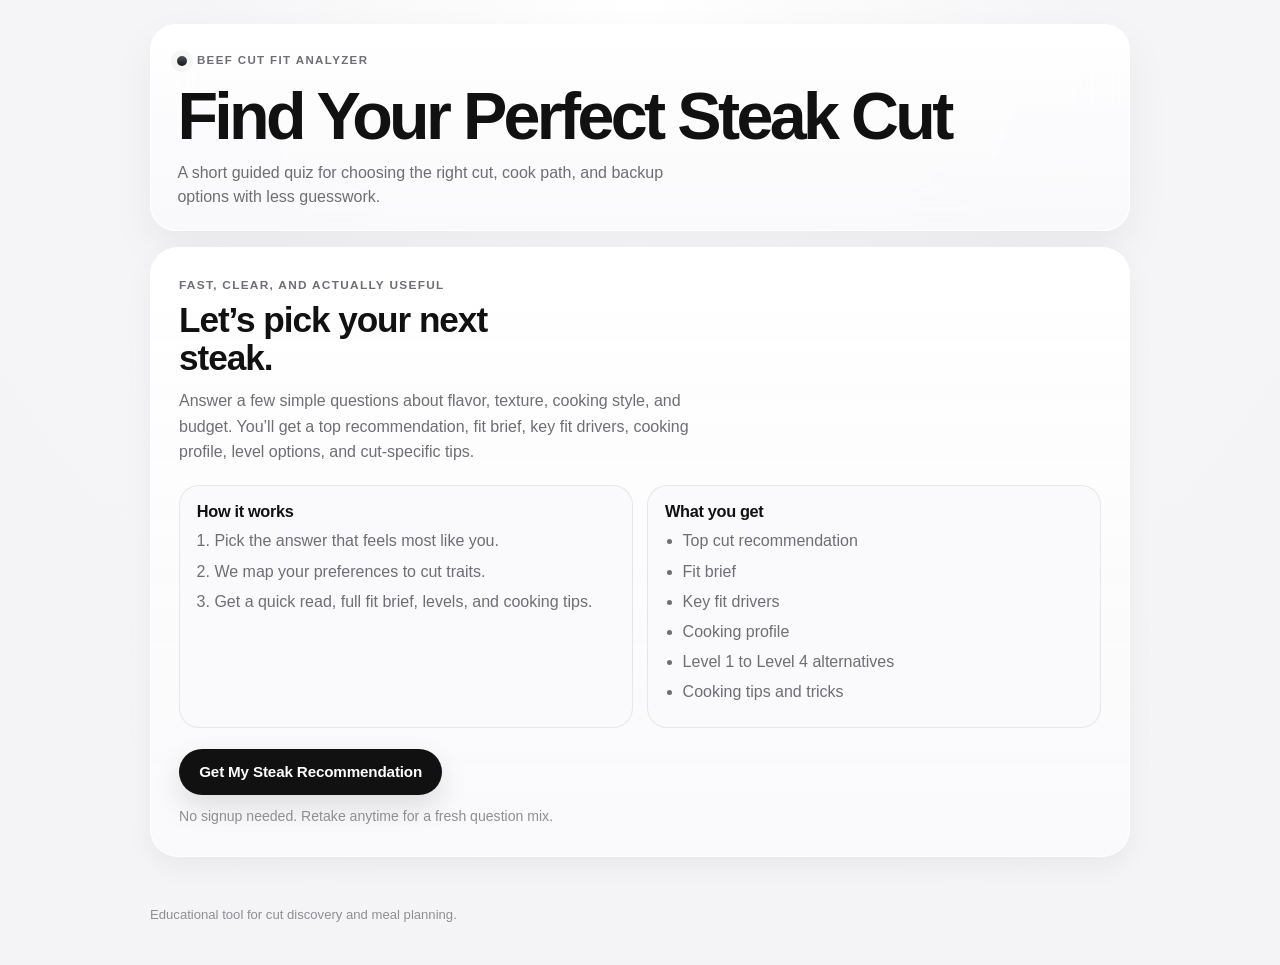
<file: index.html>
<!DOCTYPE html>
<html lang="en">
  <head>
    <meta charset="UTF-8" />
    <meta name="viewport" content="width=device-width, initial-scale=1.0" />
    <title>Beef Cut Fit Analyzer</title>
    <link rel="preconnect" href="https://fonts.googleapis.com" />
    <link rel="preconnect" href="https://fonts.gstatic.com" crossorigin />
    <link
      href="https://fonts.googleapis.com/css2?family=Montserrat:wght@500;600;700;800;900&family=Nunito+Sans:wght@400;600;700;800&display=swap"
      rel="stylesheet"
    />
    <link rel="stylesheet" href="styles.css" />
  </head>
  <body>
    <div class="grain" aria-hidden="true"></div>
    <header class="hero">
      <div class="hero-mark-row">
        <span class="hero-mark" aria-hidden="true"></span>
        <p class="kicker">Beef Cut Fit Analyzer</p>
      </div>
      <h1>Find Your Perfect Steak Cut</h1>
      <p class="hero-subtitle">
        A short guided quiz for choosing the right cut, cook path, and backup
        options with less guesswork.
      </p>
    </header>

    <main class="layout">
      <section class="panel intro" id="introPanel">
        <div class="intro-top">
          <div>
            <p class="intro-eyebrow">Fast, clear, and actually useful</p>
            <h2>Let&rsquo;s pick your next steak.</h2>
            <p class="intro-lede">
              Answer a few simple questions about flavor, texture, cooking
              style, and budget. You&rsquo;ll get a top recommendation, fit brief,
              key fit drivers, cooking profile, level options, and cut-specific
              tips.
            </p>
          </div>
        </div>

        <div class="intro-columns">
          <article class="intro-card">
            <h3>How it works</h3>
            <ol class="intro-steps">
              <li>Pick the answer that feels most like you.</li>
              <li>We map your preferences to cut traits.</li>
              <li>Get a quick read, full fit brief, levels, and cooking tips.</li>
            </ol>
          </article>
          <article class="intro-card">
            <h3>What you get</h3>
            <ul class="intro-list">
              <li>Top cut recommendation</li>
              <li>Fit brief</li>
              <li>Key fit drivers</li>
              <li>Cooking profile</li>
              <li>Level 1 to Level 4 alternatives</li>
              <li>Cooking tips and tricks</li>
            </ul>
          </article>
        </div>

        <button id="startBtn" class="btn-primary btn-intro">Get My Steak Recommendation</button>
        <p class="intro-footnote">
          No signup needed. Retake anytime for a fresh question mix.
        </p>
      </section>

      <section class="panel quiz hidden" id="quizPanel">
        <div class="progress-wrap">
          <div class="progress-meta">
            <span id="progressLabel">Question 1 of 22</span>
            <span id="answeredLabel">0 answered</span>
          </div>
          <div class="progress-bar">
            <span id="progressFill"></span>
          </div>
        </div>

        <article class="question-shell">
          <p id="questionType" class="question-type"></p>
          <h2 id="questionPrompt"></h2>
          <p id="questionDetail" class="question-detail"></p>
          <div id="optionsWrap" class="options-wrap"></div>
          <p id="warningText" class="warning-text hidden" role="alert">
            Select an option to continue.
          </p>
        </article>

        <div class="controls">
          <button id="backBtn" class="btn-muted">Back</button>
          <button id="nextBtn" class="btn-primary">Next</button>
        </div>
      </section>

      <section class="panel result hidden" id="resultPanel">
        <div class="result-header">
          <p class="kicker">Top Recommendation</p>
          <h2 id="primaryCutName"></h2>
          <p id="primaryCutTagline" class="result-tagline"></p>
          <div class="quick-read">
            <h3>Quick Read</h3>
            <p id="quickReadNarrative" class="quick-read-text"></p>
          </div>
          <div class="executive-brief">
            <h3>Fit Brief</h3>
            <p id="executiveSynopsis" class="executive-synopsis"></p>
            <ul id="executiveHighlights" class="clean-list executive-highlights"></ul>
            <h4 class="brief-subhead">Key Fit Drivers</h4>
            <ul id="fitNotesList" class="clean-list fit-notes"></ul>
          </div>
        </div>

        <div class="result-grid">
          <article class="result-card full-width">
            <h3>Cooking Profile</h3>
            <ul id="cookingList" class="clean-list"></ul>
          </article>
          <article class="result-card full-width">
            <h3>Cooking Tips &amp; Tricks</h3>
            <p id="tipsCutLabel" class="tips-cut-label"></p>
            <div id="tipsColumns" class="tips-columns"></div>
          </article>
          <article class="result-card full-width">
            <h3>Recommendation Levels</h3>
            <div class="tier-grid">
              <section class="tier-column">
                <h4 id="tier1Title">Level 1: Primary Recommendation</h4>
                <ul id="tier1List" class="clean-list"></ul>
              </section>
              <section class="tier-column">
                <h4 id="tier2Title">Level 2: Strong Alternatives</h4>
                <ul id="tier2List" class="clean-list"></ul>
              </section>
              <section class="tier-column">
                <h4 id="tier3Title">Level 3: Specialty Upgrades</h4>
                <ul id="tier3List" class="clean-list"></ul>
              </section>
              <section class="tier-column">
                <h4 id="tier4Title">Level 4: Explorer / Exotic Cuts</h4>
                <ul id="tier4List" class="clean-list"></ul>
              </section>
            </div>
          </article>
        </div>

        <button id="restartBtn" class="btn-primary">Retake Assessment</button>
      </section>
    </main>

    <footer class="footer">Educational tool for cut discovery and meal planning.</footer>

    <script src="app.js"></script>
  </body>
</html>
</file>
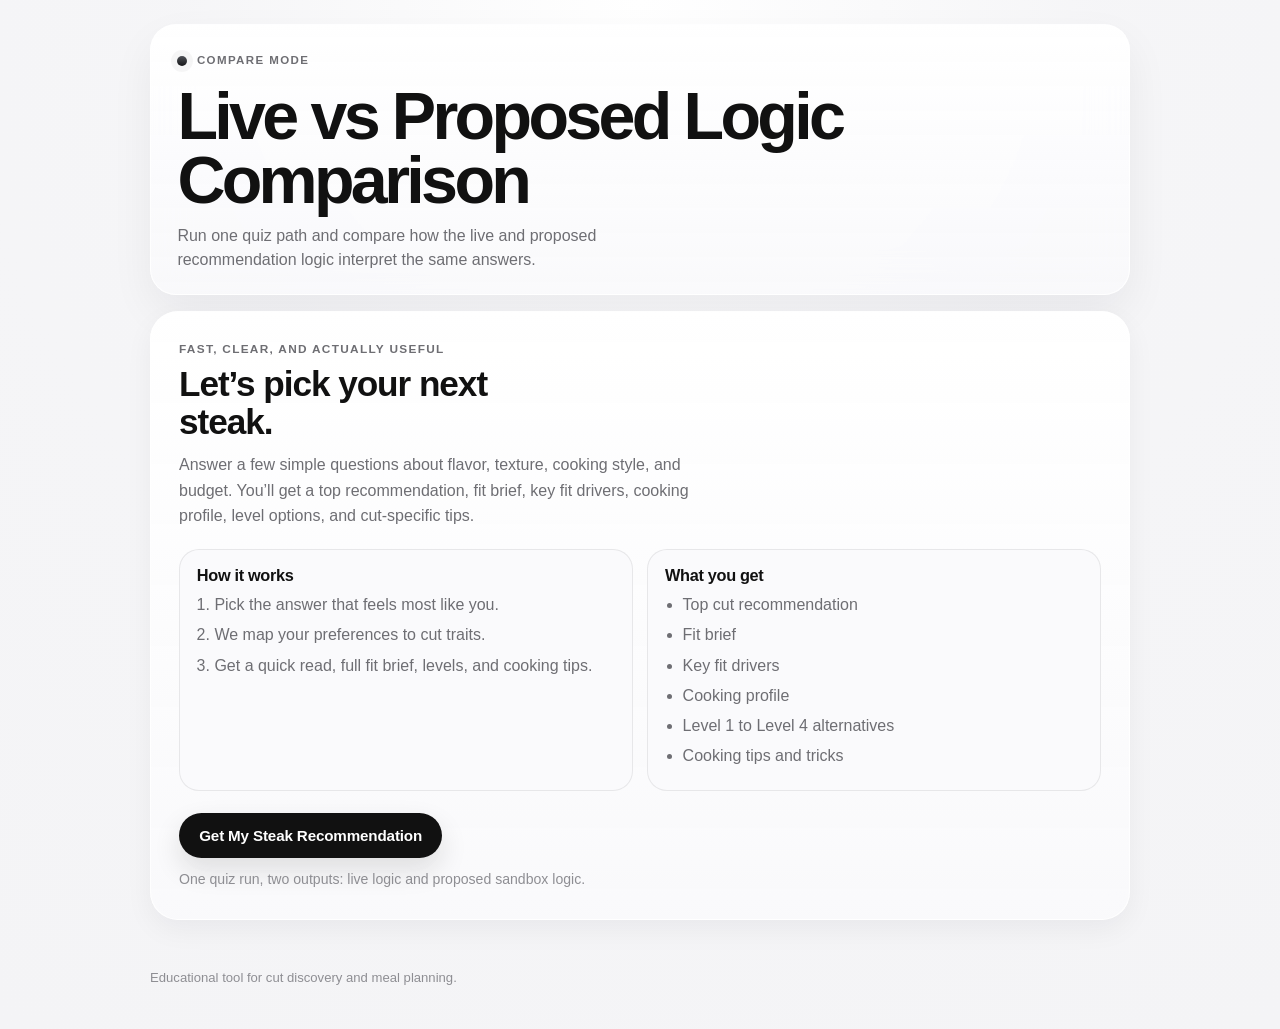
<file: compare.html>
<!DOCTYPE html>
<html lang="en">
  <head>
    <meta charset="UTF-8" />
    <meta name="viewport" content="width=device-width, initial-scale=1.0" />
    <title>Beef Cut Fit Analyzer (Compare Mode)</title>
    <link rel="preconnect" href="https://fonts.googleapis.com" />
    <link rel="preconnect" href="https://fonts.gstatic.com" crossorigin />
    <link
      href="https://fonts.googleapis.com/css2?family=Montserrat:wght@500;600;700;800;900&family=Nunito+Sans:wght@400;600;700;800&display=swap"
      rel="stylesheet"
    />
    <link rel="stylesheet" href="styles.css" />
  </head>
  <body>
    <div class="grain" aria-hidden="true"></div>
    <header class="hero">
      <div class="hero-mark-row">
        <span class="hero-mark" aria-hidden="true"></span>
        <p class="kicker">Compare Mode</p>
      </div>
      <h1>Live vs Proposed Logic Comparison</h1>
      <p class="hero-subtitle">
        Run one quiz path and compare how the live and proposed recommendation
        logic interpret the same answers.
      </p>
    </header>

    <main class="layout">
      <section class="panel intro" id="introPanel">
        <div class="intro-top">
          <div>
            <p class="intro-eyebrow">Fast, clear, and actually useful</p>
            <h2>Let&rsquo;s pick your next steak.</h2>
            <p class="intro-lede">
              Answer a few simple questions about flavor, texture, cooking
              style, and budget. You&rsquo;ll get a top recommendation, fit brief,
              key fit drivers, cooking profile, level options, and cut-specific
              tips.
            </p>
          </div>
        </div>

        <div class="intro-columns">
          <article class="intro-card">
            <h3>How it works</h3>
            <ol class="intro-steps">
              <li>Pick the answer that feels most like you.</li>
              <li>We map your preferences to cut traits.</li>
              <li>Get a quick read, full fit brief, levels, and cooking tips.</li>
            </ol>
          </article>
          <article class="intro-card">
            <h3>What you get</h3>
            <ul class="intro-list">
              <li>Top cut recommendation</li>
              <li>Fit brief</li>
              <li>Key fit drivers</li>
              <li>Cooking profile</li>
              <li>Level 1 to Level 4 alternatives</li>
              <li>Cooking tips and tricks</li>
            </ul>
          </article>
        </div>

        <button id="startBtn" class="btn-primary btn-intro">Get My Steak Recommendation</button>
        <p class="intro-footnote">
          One quiz run, two outputs: live logic and proposed sandbox logic.
        </p>
      </section>

      <section class="panel quiz hidden" id="quizPanel">
        <div class="progress-wrap">
          <div class="progress-meta">
            <span id="progressLabel">Question 1 of 22</span>
            <span id="answeredLabel">0 answered</span>
          </div>
          <div class="progress-bar">
            <span id="progressFill"></span>
          </div>
        </div>

        <article class="question-shell">
          <p id="questionType" class="question-type"></p>
          <h2 id="questionPrompt"></h2>
          <p id="questionDetail" class="question-detail"></p>
          <div id="optionsWrap" class="options-wrap"></div>
          <p id="warningText" class="warning-text hidden" role="alert">
            Select an option to continue.
          </p>
        </article>

        <div class="controls">
          <button id="backBtn" class="btn-muted">Back</button>
          <button id="nextBtn" class="btn-primary">Next</button>
        </div>
      </section>

      <section class="panel result hidden" id="resultPanel">
        <div class="result-header">
          <p class="kicker">Top Recommendation</p>
          <h2 id="primaryCutName"></h2>
          <p id="primaryCutTagline" class="result-tagline"></p>
          <div class="quick-read">
            <h3>Quick Read</h3>
            <p id="quickReadNarrative" class="quick-read-text"></p>
          </div>
          <div class="executive-brief">
            <h3>Fit Brief</h3>
            <p id="executiveSynopsis" class="executive-synopsis"></p>
            <ul id="executiveHighlights" class="clean-list executive-highlights"></ul>
            <h4 class="brief-subhead">Key Fit Drivers</h4>
            <ul id="fitNotesList" class="clean-list fit-notes"></ul>
          </div>
        </div>

        <div class="result-grid">
          <article class="result-card full-width">
            <h3>Cooking Profile</h3>
            <ul id="cookingList" class="clean-list"></ul>
          </article>
          <article class="result-card full-width">
            <h3>Cooking Tips &amp; Tricks</h3>
            <p id="tipsCutLabel" class="tips-cut-label"></p>
            <div id="tipsColumns" class="tips-columns"></div>
          </article>
          <article class="result-card full-width">
            <h3>Recommendation Levels</h3>
            <div class="tier-grid">
              <section class="tier-column">
                <h4 id="tier1Title">Level 1: Primary Recommendation</h4>
                <ul id="tier1List" class="clean-list"></ul>
              </section>
              <section class="tier-column">
                <h4 id="tier2Title">Level 2: Strong Alternatives</h4>
                <ul id="tier2List" class="clean-list"></ul>
              </section>
              <section class="tier-column">
                <h4 id="tier3Title">Level 3: Specialty Upgrades</h4>
                <ul id="tier3List" class="clean-list"></ul>
              </section>
              <section class="tier-column">
                <h4 id="tier4Title">Level 4: Explorer / Exotic Cuts</h4>
                <ul id="tier4List" class="clean-list"></ul>
              </section>
            </div>
          </article>
          <article class="result-card full-width compare-panel">
            <h3>Live vs Proposed Comparison</h3>
            <p id="compareSummary" class="compare-summary"></p>
            <div class="compare-grid">
              <section>
                <h4 id="compareLiveTopCut">Live Top Cut</h4>
                <ul id="compareLiveTopList" class="clean-list compare-list"></ul>
              </section>
              <section>
                <h4 id="compareSandboxTopCut">Proposed Top Cut</h4>
                <ul id="compareSandboxTopList" class="clean-list compare-list"></ul>
              </section>
            </div>
            <h4>Largest Rank Deltas</h4>
            <ul id="compareDeltaList" class="clean-list compare-list"></ul>
          </article>
        </div>

        <button id="restartBtn" class="btn-primary">Retake Assessment</button>
      </section>
    </main>

    <footer class="footer">Educational tool for cut discovery and meal planning.</footer>

    <script src="proposed_priority_matrix.js"></script>
    <script src="compare_app.js"></script>
  </body>
</html>
</file>
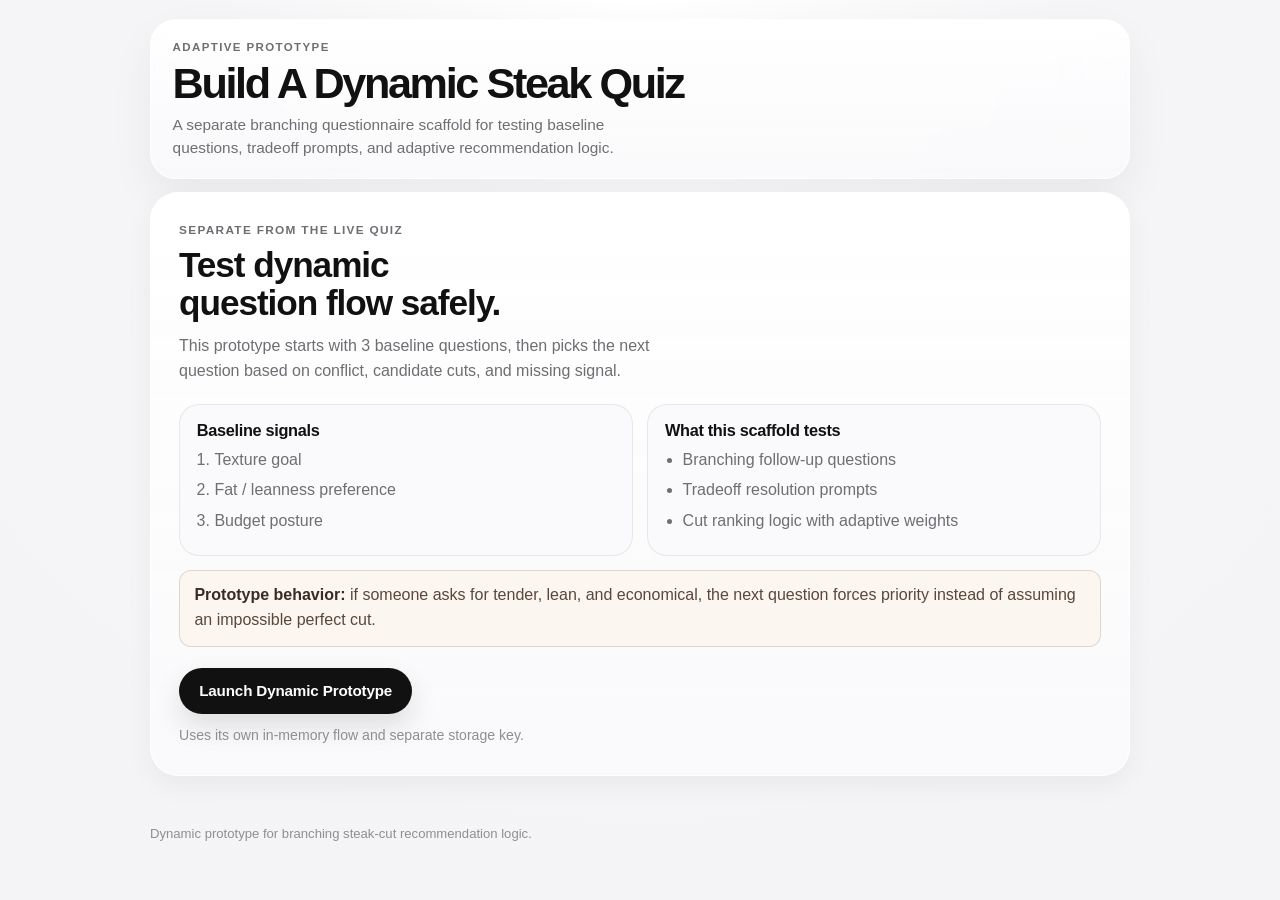
<file: dynamic_quiz.html>
<!DOCTYPE html>
<html lang="en">
  <head>
    <meta charset="UTF-8" />
    <meta name="viewport" content="width=device-width, initial-scale=1.0" />
    <title>Beef Cut Fit Analyzer (Dynamic Prototype)</title>
    <link rel="preconnect" href="https://fonts.googleapis.com" />
    <link rel="preconnect" href="https://fonts.gstatic.com" crossorigin />
    <link
      href="https://fonts.googleapis.com/css2?family=Montserrat:wght@500;600;700;800;900&family=Nunito+Sans:wght@400;600;700;800&display=swap"
      rel="stylesheet"
    />
    <link rel="stylesheet" href="styles.css" />
    <style>
      .hero.hero-compact {
        margin-top: 1.2rem;
        margin-bottom: 0.8rem;
        padding: 1.2rem 1.35rem;
      }

      .hero.hero-compact h1 {
        font-size: clamp(1.65rem, 4.2vw, 2.7rem);
        line-height: 0.98;
        margin-top: 0.28rem;
      }

      .hero.hero-compact .subtitle {
        margin-top: 0.55rem;
        max-width: 56ch;
        font-size: 0.96rem;
      }

      .intro-callout {
        margin-top: 0.85rem;
        padding: 0.8rem 0.9rem;
        border-radius: 12px;
        border: 1px solid rgba(95, 64, 54, 0.18);
        background: #fbf7f0;
        color: #5a463d;
      }

      .intro-callout strong {
        color: #3b2b25;
      }

      .answer-path {
        display: grid;
        gap: 0.7rem;
      }

      .answer-path-item {
        padding: 0.85rem 0.9rem;
        border-radius: 12px;
        background: #f7f1e8;
        border: 1px solid rgba(95, 64, 54, 0.16);
      }

      .answer-path-item h4 {
        margin-bottom: 0.25rem;
      }

      .answer-path-item p {
        margin: 0;
        color: #5e493f;
      }

      .chip-row {
        display: flex;
        flex-wrap: wrap;
        gap: 0.45rem;
        margin-top: 0.75rem;
      }

      .answer-chip {
        display: inline-flex;
        align-items: center;
        border-radius: 999px;
        padding: 0.35rem 0.7rem;
        background: rgba(140, 31, 45, 0.08);
        color: #6f2932;
        border: 1px solid rgba(140, 31, 45, 0.18);
        font-size: 0.9rem;
        font-weight: 700;
      }
    </style>
  </head>
  <body>
    <div class="grain" aria-hidden="true"></div>
    <header class="hero hero-compact">
      <p class="kicker">Adaptive Prototype</p>
      <h1>Build A Dynamic Steak Quiz</h1>
      <p class="subtitle">
        A separate branching questionnaire scaffold for testing baseline
        questions, tradeoff prompts, and adaptive recommendation logic.
      </p>
    </header>

    <main class="layout">
      <section class="panel intro" id="introPanel">
        <div class="intro-top">
          <div>
            <p class="intro-eyebrow">Separate from the live quiz</p>
            <h2>Test dynamic question flow safely.</h2>
            <p class="intro-lede">
              This prototype starts with 3 baseline questions, then picks the
              next question based on conflict, candidate cuts, and missing
              signal.
            </p>
          </div>
        </div>

        <div class="intro-columns">
          <article class="intro-card">
            <h3>Baseline signals</h3>
            <ol class="intro-steps">
              <li>Texture goal</li>
              <li>Fat / leanness preference</li>
              <li>Budget posture</li>
            </ol>
          </article>
          <article class="intro-card">
            <h3>What this scaffold tests</h3>
            <ul class="intro-list">
              <li>Branching follow-up questions</li>
              <li>Tradeoff resolution prompts</li>
              <li>Cut ranking logic with adaptive weights</li>
            </ul>
          </article>
        </div>

        <div class="intro-callout">
          <strong>Prototype behavior:</strong> if someone asks for tender, lean,
          and economical, the next question forces priority instead of assuming
          an impossible perfect cut.
        </div>

        <button id="startBtn" class="btn-primary btn-intro">
          Launch Dynamic Prototype
        </button>
        <p class="intro-footnote">
          Uses its own in-memory flow and separate storage key.
        </p>
      </section>

      <section class="panel quiz hidden" id="quizPanel">
        <div class="progress-wrap">
          <div class="progress-meta">
            <span id="progressLabel">Question 1 of 3</span>
            <span id="answeredLabel">0 answered</span>
          </div>
          <div class="progress-bar">
            <span id="progressFill"></span>
          </div>
        </div>

        <article class="question-shell">
          <p id="questionType" class="question-type"></p>
          <h2 id="questionPrompt"></h2>
          <p id="questionDetail" class="question-detail"></p>
          <div id="optionsWrap" class="options-wrap"></div>
          <p id="warningText" class="warning-text hidden" role="alert">
            Select an option to continue.
          </p>
        </article>

        <div class="controls">
          <button id="backBtn" class="btn-muted">Back</button>
        </div>
      </section>

      <section class="panel result hidden" id="resultPanel">
        <div class="result-header">
          <p class="kicker">Prototype Recommendation</p>
          <h2 id="primaryCutName"></h2>
          <p id="primaryCutTagline" class="result-tagline"></p>
          <div class="quick-read">
            <h3>Quick Read</h3>
            <p id="quickReadNarrative" class="quick-read-text"></p>
          </div>
          <div class="chip-row" id="signalChips"></div>
        </div>

        <div class="result-grid">
          <article class="result-card">
            <h3>Why This Fit</h3>
            <ul id="fitReasonsList" class="clean-list"></ul>
          </article>
          <article class="result-card">
            <h3>Primary Tradeoff</h3>
            <p id="tradeoffSummary" class="result-tagline"></p>
          </article>
          <article class="result-card full-width">
            <h3>Cooking Profile</h3>
            <ul id="cookingList" class="clean-list kv-list"></ul>
          </article>
          <article class="result-card full-width">
            <h3>Cooking Tips &amp; Tricks</h3>
            <p id="tipsCutLabel" class="tips-cut-label"></p>
            <div id="tipsColumns" class="tips-columns"></div>
          </article>
          <article class="result-card full-width">
            <h3>Recommendation Levels</h3>
            <div class="tier-grid">
              <section class="tier-column">
                <h4 id="tier1Title">Level 1: Primary Recommendation</h4>
                <ul id="tier1List" class="clean-list"></ul>
              </section>
              <section class="tier-column">
                <h4 id="tier2Title">Level 2: Same-Lane Upgrades</h4>
                <ul id="tier2List" class="clean-list"></ul>
              </section>
              <section class="tier-column">
                <h4 id="tier3Title">Level 3: Premium / Specialty</h4>
                <ul id="tier3List" class="clean-list"></ul>
              </section>
              <section class="tier-column">
                <h4 id="tier4Title">Level 4: BBQ / Explorer</h4>
                <ul id="tier4List" class="clean-list"></ul>
              </section>
            </div>
          </article>
          <article class="result-card full-width">
            <h3>Question Path</h3>
            <div id="answerPath" class="answer-path"></div>
          </article>
        </div>

        <div class="controls">
          <button id="editBtn" class="btn-muted">Adjust Last Answer</button>
          <button id="restartBtn" class="btn-primary">Restart Prototype</button>
        </div>
      </section>
    </main>

    <footer class="footer">
      Dynamic prototype for branching steak-cut recommendation logic.
    </footer>

    <script src="dynamic_quiz.js"></script>
  </body>
</html>
</file>
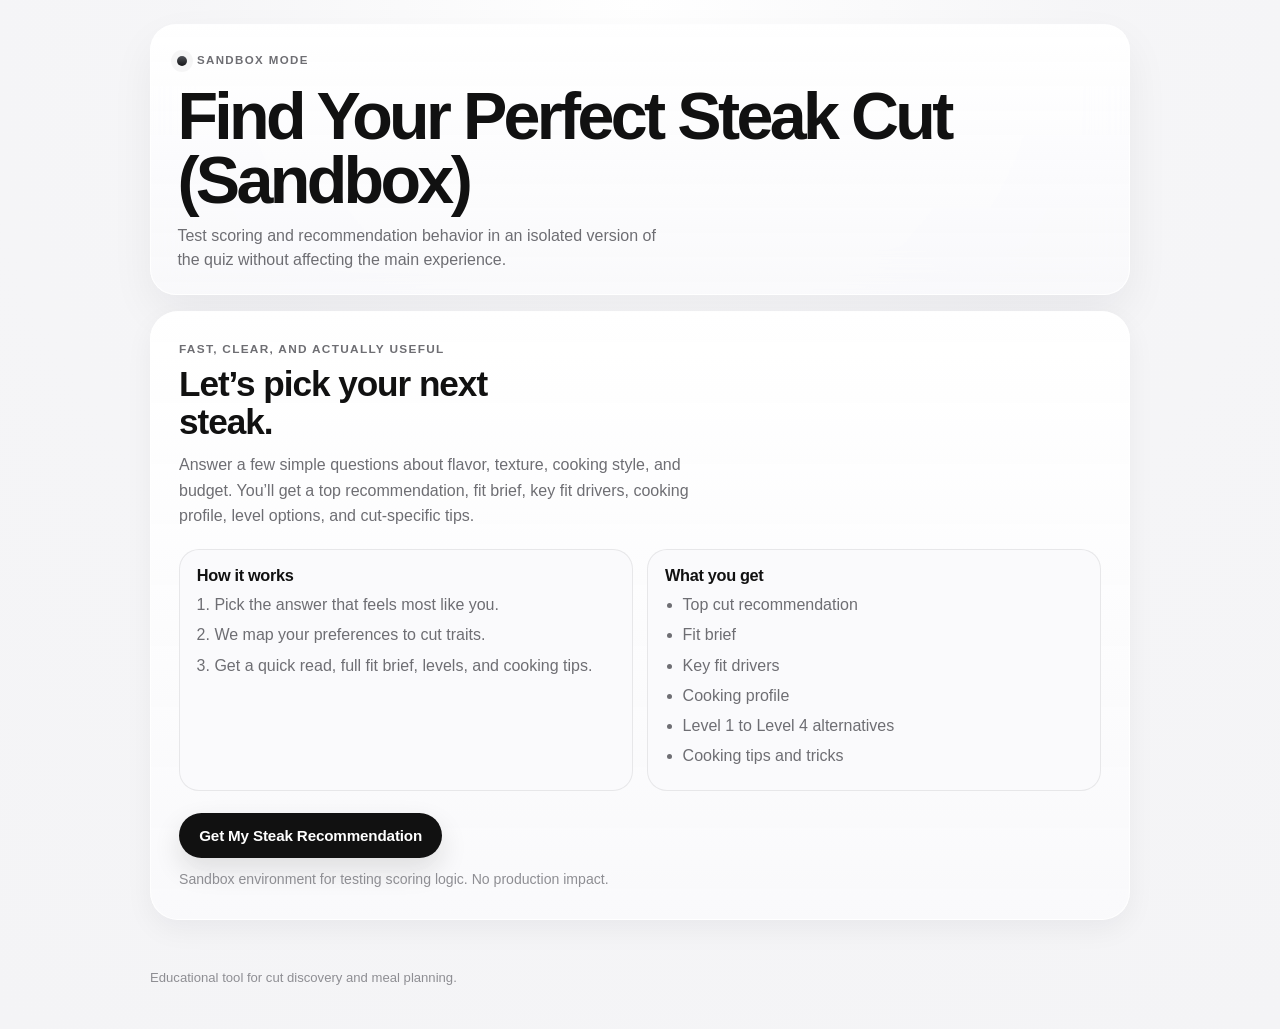
<file: sandbox.html>
<!DOCTYPE html>
<html lang="en">
  <head>
    <meta charset="UTF-8" />
    <meta name="viewport" content="width=device-width, initial-scale=1.0" />
    <title>Beef Cut Fit Analyzer (Sandbox)</title>
    <link rel="preconnect" href="https://fonts.googleapis.com" />
    <link rel="preconnect" href="https://fonts.gstatic.com" crossorigin />
    <link
      href="https://fonts.googleapis.com/css2?family=Montserrat:wght@500;600;700;800;900&family=Nunito+Sans:wght@400;600;700;800&display=swap"
      rel="stylesheet"
    />
    <link rel="stylesheet" href="styles.css" />
  </head>
  <body>
    <div class="grain" aria-hidden="true"></div>
    <header class="hero">
      <div class="hero-mark-row">
        <span class="hero-mark" aria-hidden="true"></span>
        <p class="kicker">Sandbox Mode</p>
      </div>
      <h1>Find Your Perfect Steak Cut (Sandbox)</h1>
      <p class="hero-subtitle">
        Test scoring and recommendation behavior in an isolated version of the
        quiz without affecting the main experience.
      </p>
    </header>

    <main class="layout">
      <section class="panel intro" id="introPanel">
        <div class="intro-top">
          <div>
            <p class="intro-eyebrow">Fast, clear, and actually useful</p>
            <h2>Let&rsquo;s pick your next steak.</h2>
            <p class="intro-lede">
              Answer a few simple questions about flavor, texture, cooking
              style, and budget. You&rsquo;ll get a top recommendation, fit brief,
              key fit drivers, cooking profile, level options, and cut-specific
              tips.
            </p>
          </div>
        </div>

        <div class="intro-columns">
          <article class="intro-card">
            <h3>How it works</h3>
            <ol class="intro-steps">
              <li>Pick the answer that feels most like you.</li>
              <li>We map your preferences to cut traits.</li>
              <li>Get a quick read, full fit brief, levels, and cooking tips.</li>
            </ol>
          </article>
          <article class="intro-card">
            <h3>What you get</h3>
            <ul class="intro-list">
              <li>Top cut recommendation</li>
              <li>Fit brief</li>
              <li>Key fit drivers</li>
              <li>Cooking profile</li>
              <li>Level 1 to Level 4 alternatives</li>
              <li>Cooking tips and tricks</li>
            </ul>
          </article>
        </div>

        <button id="startBtn" class="btn-primary btn-intro">Get My Steak Recommendation</button>
        <p class="intro-footnote">
          Sandbox environment for testing scoring logic. No production impact.
        </p>
      </section>

      <section class="panel quiz hidden" id="quizPanel">
        <div class="progress-wrap">
          <div class="progress-meta">
            <span id="progressLabel">Question 1 of 22</span>
            <span id="answeredLabel">0 answered</span>
          </div>
          <div class="progress-bar">
            <span id="progressFill"></span>
          </div>
        </div>

        <article class="question-shell">
          <p id="questionType" class="question-type"></p>
          <h2 id="questionPrompt"></h2>
          <p id="questionDetail" class="question-detail"></p>
          <div id="optionsWrap" class="options-wrap"></div>
          <p id="warningText" class="warning-text hidden" role="alert">
            Select an option to continue.
          </p>
        </article>

        <div class="controls">
          <button id="backBtn" class="btn-muted">Back</button>
          <button id="nextBtn" class="btn-primary">Next</button>
        </div>
      </section>

      <section class="panel result hidden" id="resultPanel">
        <div class="result-header">
          <p class="kicker">Top Recommendation</p>
          <h2 id="primaryCutName"></h2>
          <p id="primaryCutTagline" class="result-tagline"></p>
          <div class="quick-read">
            <h3>Quick Read</h3>
            <p id="quickReadNarrative" class="quick-read-text"></p>
          </div>
          <div class="executive-brief">
            <h3>Fit Brief</h3>
            <p id="executiveSynopsis" class="executive-synopsis"></p>
            <ul id="executiveHighlights" class="clean-list executive-highlights"></ul>
            <h4 class="brief-subhead">Key Fit Drivers</h4>
            <ul id="fitNotesList" class="clean-list fit-notes"></ul>
          </div>
        </div>

        <div class="result-grid">
          <article class="result-card full-width">
            <h3>Cooking Profile</h3>
            <ul id="cookingList" class="clean-list"></ul>
          </article>
          <article class="result-card full-width">
            <h3>Cooking Tips &amp; Tricks</h3>
            <p id="tipsCutLabel" class="tips-cut-label"></p>
            <div id="tipsColumns" class="tips-columns"></div>
          </article>
          <article class="result-card full-width">
            <h3>Recommendation Levels</h3>
            <div class="tier-grid">
              <section class="tier-column">
                <h4 id="tier1Title">Level 1: Primary Recommendation</h4>
                <ul id="tier1List" class="clean-list"></ul>
              </section>
              <section class="tier-column">
                <h4 id="tier2Title">Level 2: Strong Alternatives</h4>
                <ul id="tier2List" class="clean-list"></ul>
              </section>
              <section class="tier-column">
                <h4 id="tier3Title">Level 3: Specialty Upgrades</h4>
                <ul id="tier3List" class="clean-list"></ul>
              </section>
              <section class="tier-column">
                <h4 id="tier4Title">Level 4: Explorer / Exotic Cuts</h4>
                <ul id="tier4List" class="clean-list"></ul>
              </section>
            </div>
          </article>
        </div>

        <button id="restartBtn" class="btn-primary">Retake Assessment</button>
      </section>
    </main>

    <footer class="footer">Educational tool for cut discovery and meal planning.</footer>

    <script src="sandbox_app.js"></script>
  </body>
</html>
</file>
<file: styles.css>
:root {
  --page-max-width: 980px;
  --page-gutter: 1.25rem;
  --surface-page: #f5f5f7;
  --surface-panel: rgba(255, 255, 255, 0.92);
  --surface-soft: #fafafc;
  --surface-muted: #f2f2f5;
  --surface-strong: #ffffff;
  --ink-950: #111111;
  --ink-900: #1c1c1e;
  --ink-700: #48484a;
  --ink-500: #6e6e73;
  --ink-400: #8e8e93;
  --line: rgba(17, 17, 17, 0.08);
  --line-strong: rgba(17, 17, 17, 0.14);
  --accent: #111111;
  --accent-soft: rgba(17, 17, 17, 0.06);
  --shadow-lg: 0 18px 44px rgba(17, 24, 39, 0.06);
  --shadow-md: 0 10px 28px rgba(17, 24, 39, 0.05);
  --shadow-sm: 0 6px 18px rgba(17, 24, 39, 0.04);
}

*,
*::before,
*::after {
  box-sizing: border-box;
}

html,
body {
  margin: 0;
  padding: 0;
  min-height: 100%;
}

body {
  font-family:
    -apple-system,
    BlinkMacSystemFont,
    "SF Pro Text",
    "Segoe UI",
    sans-serif;
  font-size: 1rem;
  line-height: 1.55;
  color: var(--ink-900);
  background:
    radial-gradient(circle at top, rgba(255, 255, 255, 0.9) 0%, rgba(245, 245, 247, 0.96) 38%, #f4f4f6 100%);
}

.grain {
  pointer-events: none;
  position: fixed;
  inset: 0;
  background-image: radial-gradient(rgba(17, 17, 17, 0.05) 0.45px, transparent 0.45px);
  background-size: 8px 8px;
  opacity: 0.035;
  z-index: 0;
}

.hero,
.layout,
.footer {
  position: relative;
  z-index: 1;
  width: min(var(--page-max-width), calc(100% - (var(--page-gutter) * 2)));
  margin-left: auto;
  margin-right: auto;
}

.hero {
  margin-top: 1.5rem;
  margin-bottom: 1rem;
  padding: 1.5rem 1.65rem 1.35rem;
  border-radius: 26px;
  border: 1px solid rgba(255, 255, 255, 0.82);
  background:
    linear-gradient(180deg, rgba(255, 255, 255, 0.92), rgba(249, 249, 251, 0.88));
  box-shadow: var(--shadow-lg);
  backdrop-filter: blur(18px);
  animation: rise 360ms ease-out both;
}

.hero-mark-row {
  display: inline-flex;
  align-items: center;
  gap: 0.6rem;
}

.hero-mark {
  width: 0.62rem;
  height: 0.62rem;
  border-radius: 999px;
  background: linear-gradient(180deg, #4f5157, #151618);
  box-shadow: 0 0 0 6px rgba(17, 17, 17, 0.035);
}

.kicker {
  margin: 0;
  font-size: 0.72rem;
  font-weight: 600;
  letter-spacing: 0.12em;
  text-transform: uppercase;
  color: var(--ink-500);
}

h1,
h2,
h3,
h4 {
  margin: 0;
}

h1,
h2,
h3,
h4,
.question-info-icon {
  font-family:
    -apple-system,
    BlinkMacSystemFont,
    "SF Pro Display",
    "Segoe UI",
    sans-serif;
}

h1 {
  margin-top: 0.7rem;
  font-size: clamp(2.1rem, 5.6vw, 4.15rem);
  line-height: 0.96;
  letter-spacing: -0.055em;
  font-weight: 650;
  color: var(--ink-950);
}

h2 {
  font-size: clamp(1.55rem, 3vw, 2.2rem);
  line-height: 1.08;
  letter-spacing: -0.03em;
  font-weight: 620;
  color: var(--ink-950);
}

h3 {
  font-size: 1.02rem;
  line-height: 1.18;
  letter-spacing: -0.02em;
  font-weight: 620;
  color: var(--ink-950);
}

h4 {
  font-size: 0.92rem;
  line-height: 1.24;
  letter-spacing: -0.01em;
  font-weight: 600;
  color: var(--ink-700);
}

.hero-subtitle,
.subtitle {
  max-width: 56ch;
  margin: 0.75rem 0 0;
  font-size: 1rem;
  line-height: 1.5;
  color: var(--ink-500);
}

.layout {
  padding: 0 0 3rem;
}

.panel {
  color: var(--ink-900);
  background: var(--surface-panel);
  border: 1px solid rgba(255, 255, 255, 0.85);
  border-radius: 28px;
  box-shadow: var(--shadow-md);
  padding: clamp(1.25rem, 2.3vw, 1.75rem);
  backdrop-filter: blur(18px);
  animation: rise 320ms ease-out both;
}

.panel + .panel {
  margin-top: 1rem;
}

.quiz {
  max-width: 860px;
  margin: 0 auto;
}

.intro {
  background:
    linear-gradient(180deg, rgba(255, 255, 255, 0.96), rgba(249, 249, 251, 0.92));
}

.intro-top {
  display: block;
}

.intro-eyebrow {
  margin: 0 0 0.4rem;
  font-size: 0.74rem;
  font-weight: 600;
  letter-spacing: 0.11em;
  text-transform: uppercase;
  color: var(--ink-500);
}

.intro h2 {
  max-width: 18ch;
}

.intro-lede {
  margin: 0.7rem 0 0;
  max-width: 58ch;
  font-size: 1rem;
  line-height: 1.6;
  color: var(--ink-500);
}

.intro-columns {
  margin-top: 1.25rem;
  display: grid;
  grid-template-columns: repeat(2, minmax(0, 1fr));
  gap: 0.9rem;
}

.intro-card {
  padding: 1rem 1.05rem;
  border-radius: 20px;
  border: 1px solid var(--line);
  background: var(--surface-soft);
}

.intro-card h3 {
  margin-bottom: 0.5rem;
}

.intro-steps,
.intro-list {
  margin: 0;
  padding-left: 1.1rem;
}

.intro-steps li,
.intro-list li {
  margin-bottom: 0.34rem;
  color: var(--ink-500);
}

.btn-intro {
  margin-top: 1.35rem;
  min-width: 220px;
}

.intro-footnote {
  margin: 0.7rem 0 0;
  font-size: 0.88rem;
  color: var(--ink-400);
}

.progress-wrap {
  margin-bottom: 1.45rem;
}

.progress-meta {
  display: flex;
  justify-content: space-between;
  gap: 0.75rem;
  font-size: 0.82rem;
  font-weight: 600;
  color: var(--ink-500);
}

.progress-bar {
  margin-top: 0.65rem;
  height: 0.38rem;
  width: 100%;
  border-radius: 999px;
  background: #e7e7eb;
  overflow: hidden;
}

.progress-bar span {
  display: block;
  height: 100%;
  width: 0;
  background: linear-gradient(90deg, #0f172a, #2f3643);
  transition: width 240ms ease;
}

.question-type {
  margin: 0 0 0.5rem;
  display: flex;
  align-items: center;
  gap: 0.45rem;
  flex-wrap: wrap;
  font-size: 0.74rem;
  color: var(--ink-500);
  text-transform: uppercase;
  letter-spacing: 0.11em;
  font-weight: 600;
}

.question-type-label {
  display: inline-flex;
  align-items: center;
}

.question-info {
  position: relative;
  display: inline-flex;
  align-items: center;
  justify-content: center;
  width: 1.05rem;
  height: 1.05rem;
  border-radius: 999px;
  border: 1px solid var(--line-strong);
  background: rgba(255, 255, 255, 0.96);
  color: var(--ink-500);
  font-size: 0.72rem;
  font-weight: 700;
  line-height: 1;
  cursor: help;
  outline: none;
}

.question-info:focus,
.question-info:focus-visible {
  border-color: rgba(17, 17, 17, 0.28);
  box-shadow: 0 0 0 4px rgba(17, 17, 17, 0.06);
}

.question-info-tip {
  position: absolute;
  left: 50%;
  top: calc(100% + 0.7rem);
  transform: translateX(-50%) translateY(-3px);
  width: min(320px, calc(100vw - 3rem));
  padding: 0.72rem 0.8rem;
  border-radius: 16px;
  border: 1px solid var(--line);
  background: rgba(255, 255, 255, 0.98);
  color: var(--ink-700);
  font-size: 0.8rem;
  font-weight: 500;
  line-height: 1.4;
  box-shadow: var(--shadow-sm);
  opacity: 0;
  visibility: hidden;
  pointer-events: none;
  z-index: 12;
  transition: opacity 150ms ease, transform 150ms ease;
}

.question-info:hover .question-info-tip,
.question-info:focus .question-info-tip,
.question-info:focus-visible .question-info-tip {
  opacity: 1;
  visibility: visible;
  transform: translateX(-50%) translateY(0);
}

.question-shell h2 {
  max-width: 22ch;
  font-size: clamp(1.7rem, 3.4vw, 2.5rem);
}

.question-detail {
  margin: 0.62rem 0 1.05rem;
  max-width: 56ch;
  color: var(--ink-500);
}

.options-wrap {
  display: grid;
  grid-template-columns: 1fr;
  gap: 0.8rem;
  margin-top: 1rem;
  max-width: 760px;
}

.option-card {
  width: 100%;
  text-align: left;
  border: 1px solid var(--line);
  border-radius: 20px;
  background: rgba(255, 255, 255, 0.9);
  padding: 1rem 1.05rem;
  color: var(--ink-900);
  cursor: pointer;
  transition:
    transform 150ms ease,
    border-color 150ms ease,
    background 150ms ease,
    box-shadow 150ms ease;
  animation: reveal 220ms ease-out both;
}

.option-card:hover {
  transform: translateY(-1px);
  border-color: rgba(17, 17, 17, 0.14);
  box-shadow: var(--shadow-sm);
}

.option-card.selected {
  border-color: rgba(17, 17, 17, 0.22);
  background: #ffffff;
  box-shadow: 0 0 0 4px rgba(17, 17, 17, 0.04);
}

.option-label {
  display: block;
  font-weight: 600;
  font-size: 1rem;
  line-height: 1.4;
  color: var(--ink-950);
}

.option-detail {
  display: block;
  margin-top: 0.28rem;
  font-size: 0.92rem;
  line-height: 1.45;
  color: var(--ink-500);
}

.option-impact {
  display: none;
}

.warning-text {
  margin: 0.85rem 0 0;
  color: #8b1e2d;
  font-size: 0.9rem;
  font-weight: 600;
}

.controls {
  display: flex;
  justify-content: space-between;
  gap: 0.75rem;
  margin-top: 1.35rem;
}

button {
  font-family: inherit;
}

.btn-primary,
.btn-muted {
  border-radius: 999px;
  border: 1px solid transparent;
  padding: 0.82rem 1.2rem;
  font-size: 0.95rem;
  font-weight: 600;
  letter-spacing: -0.01em;
  cursor: pointer;
  transition:
    transform 150ms ease,
    box-shadow 150ms ease,
    border-color 150ms ease,
    background 150ms ease;
}

.btn-primary {
  background: #111111;
  color: #ffffff;
  box-shadow: 0 12px 28px rgba(17, 17, 17, 0.12);
}

.btn-primary:hover {
  transform: translateY(-1px);
  box-shadow: 0 16px 30px rgba(17, 17, 17, 0.14);
}

.btn-muted {
  background: rgba(255, 255, 255, 0.88);
  color: var(--ink-900);
  border-color: var(--line);
}

.btn-muted:hover:not([disabled]) {
  border-color: var(--line-strong);
  background: #ffffff;
}

.btn-muted[disabled] {
  opacity: 0.42;
  cursor: not-allowed;
}

.result-header {
  margin-bottom: 1.25rem;
  padding-bottom: 1.1rem;
  border-bottom: 1px solid var(--line);
}

.result-tagline {
  margin: 0.5rem 0 0;
  color: var(--ink-500);
  font-size: 1rem;
}

.quick-read,
.executive-brief {
  margin-top: 1rem;
  padding: 1rem 1.05rem;
  border-radius: 22px;
  border: 1px solid var(--line);
  background: var(--surface-soft);
}

.quick-read h3,
.executive-brief h3 {
  margin-bottom: 0.45rem;
}

.quick-read-text {
  margin: 0;
  font-size: 0.98rem;
  line-height: 1.6;
  color: var(--ink-700);
}

.primary-cut-row {
  display: inline-flex;
  align-items: center;
  gap: 0.65rem;
}

.primary-cut-icon-wrap,
.tier-cut-icon-wrap {
  display: inline-flex;
  align-items: center;
  justify-content: center;
  flex-shrink: 0;
  border-radius: 14px;
  border: 1px solid var(--line);
  background: #ffffff;
  box-shadow: inset 0 1px 0 rgba(255, 255, 255, 0.9);
}

.primary-cut-icon-wrap {
  padding: 0.16rem 0.22rem;
}

.tier-cut-icon-wrap {
  padding: 0.1rem 0.14rem;
}

.primary-cut-text {
  display: inline-block;
}

.cut-icon {
  display: block;
  filter: drop-shadow(0 1px 2px rgba(33, 37, 41, 0.08));
}

.cut-icon-lg {
  width: 74px;
  height: 50px;
}

.cut-icon-sm {
  width: 52px;
  height: 34px;
}

.cut-illustrated {
  overflow: visible;
}

.steak-shadow {
  fill: rgba(34, 30, 29, 0.12);
}

.steak-body {
  fill: #b95d52;
}

.steak-fat {
  fill: rgba(247, 231, 216, 0.92);
}

.steak-seam {
  fill: none;
  stroke: rgba(254, 245, 235, 0.76);
  stroke-width: 1.55;
  stroke-linecap: round;
  stroke-linejoin: round;
}

.steak-grain {
  fill: none;
  stroke: rgba(249, 234, 222, 0.66);
  stroke-width: 1.35;
  stroke-linecap: round;
}

.steak-marbling {
  fill: rgba(250, 236, 224, 0.92);
}

.steak-outline {
  fill: none;
  stroke: #8a3e35;
  stroke-width: 1.65;
  stroke-linejoin: round;
}

.steak-outline-secondary {
  fill: none;
  stroke: rgba(255, 244, 236, 0.42);
  stroke-width: 1.1;
  stroke-linejoin: round;
}

.steak-bone-fill {
  fill: #f5efe8;
  stroke: #a19284;
  stroke-width: 1.2;
}

.cut-hotdog-bun {
  fill: #d7b07d;
  stroke: #9c7444;
  stroke-width: 1.8;
}

.cut-hotdog-body {
  fill: #b55649;
  stroke: #73332c;
  stroke-width: 1.4;
}

.cut-hotdog-grill {
  fill: none;
  stroke: rgba(60, 31, 25, 0.34);
  stroke-width: 1.2;
  stroke-linecap: round;
}

.executive-synopsis {
  margin: 0.35rem 0 0.55rem;
  color: var(--ink-700);
  line-height: 1.55;
}

.executive-highlights li {
  margin-bottom: 0.42rem;
  border-left: 2px solid rgba(17, 17, 17, 0.12);
  padding-left: 0.7rem;
  color: var(--ink-700);
}

.brief-subhead {
  margin: 0.8rem 0 0.45rem;
  font-size: 0.76rem;
  font-weight: 600;
  letter-spacing: 0.12em;
  text-transform: uppercase;
  color: var(--ink-500);
}

.result-grid {
  display: grid;
  grid-template-columns: repeat(auto-fit, minmax(260px, 1fr));
  gap: 1rem;
  margin-bottom: 1.1rem;
}

.result-card {
  background: rgba(255, 255, 255, 0.78);
  border: 1px solid var(--line);
  border-radius: 22px;
  padding: 1rem 1.05rem;
  box-shadow: var(--shadow-sm);
}

.result-card.full-width {
  grid-column: 1 / -1;
}

.result-card h3 {
  margin-bottom: 0.55rem;
}

.clean-list {
  margin: 0;
  padding-left: 0;
  list-style: none;
}

.clean-list li {
  margin: 0 0 0.6rem;
  padding-left: 0.7rem;
  border-left: 2px solid rgba(17, 17, 17, 0.1);
  color: var(--ink-700);
}

.fit-notes li {
  line-height: 1.5;
}

.kv-list li {
  border-left: none;
  padding: 0.52rem 0;
  margin-bottom: 0;
  display: grid;
  grid-template-columns: 145px 1fr;
  gap: 0.7rem;
  border-bottom: 1px solid var(--line);
}

.kv-list li:last-child {
  border-bottom: none;
}

.kv-key {
  font-weight: 600;
  color: var(--ink-900);
}

.kv-value {
  color: var(--ink-500);
}

.tier-grid {
  display: grid;
  grid-template-columns: repeat(auto-fit, minmax(210px, 1fr));
  gap: 0.8rem;
}

.tier-column {
  padding: 0.95rem;
  border-radius: 18px;
  background: var(--surface-soft);
  border: 1px solid var(--line);
}

.tier-column .clean-list li {
  font-size: 0.9rem;
  line-height: 1.45;
}

.tier-cut-item {
  border-left: none !important;
  padding-left: 0 !important;
  margin-bottom: 0.7rem !important;
}

.tier-cut-row {
  display: grid;
  grid-template-columns: 1fr;
  gap: 0.15rem;
}

.tier-cut-copy {
  display: grid;
  gap: 0.12rem;
}

.tier-cut-name {
  color: var(--ink-900);
  font-weight: 600;
}

.tier-cut-meta {
  color: var(--ink-500);
  font-size: 0.8rem;
}

.tips-cut-label {
  margin: 0 0 0.6rem;
  font-size: 0.9rem;
  color: var(--ink-500);
}

.tips-columns {
  display: grid;
  grid-template-columns: repeat(auto-fit, minmax(210px, 1fr));
  gap: 0.75rem;
}

.tips-method-card {
  border: 1px solid var(--line);
  border-radius: 18px;
  background: var(--surface-soft);
  padding: 0.85rem;
}

.tips-method-head {
  display: flex;
  justify-content: space-between;
  align-items: baseline;
  gap: 0.5rem;
  margin-bottom: 0.55rem;
}

.tips-method-title {
  margin: 0;
  font-size: 0.92rem;
  color: var(--ink-900);
}

.tips-method-fit {
  font-size: 0.68rem;
  font-weight: 600;
  letter-spacing: 0.1em;
  text-transform: uppercase;
  color: var(--ink-500);
}

.tips-method-list {
  margin: 0;
  padding: 0;
  list-style: none;
}

.tips-method-list li {
  border-left: 2px solid rgba(17, 17, 17, 0.1);
  padding-left: 0.58rem;
  margin-bottom: 0.5rem;
  color: var(--ink-700);
  font-size: 0.84rem;
  line-height: 1.48;
}

.tips-method-list li:last-child {
  margin-bottom: 0;
}

.trait-map {
  display: grid;
  gap: 0.78rem;
}

.trait-row {
  padding: 0.7rem 0.78rem;
  border-radius: 18px;
  background: var(--surface-soft);
  border: 1px solid var(--line);
}

.trait-head {
  display: flex;
  justify-content: space-between;
  gap: 0.62rem;
  font-size: 0.88rem;
  font-weight: 600;
  margin-bottom: 0.4rem;
  color: var(--ink-700);
}

.bar-track {
  position: relative;
  height: 0.45rem;
  border-radius: 999px;
  overflow: hidden;
  background: #e7e7eb;
}

.bar-fill {
  display: block;
  height: 100%;
  border-radius: 999px;
  background: linear-gradient(90deg, #111827, #3b4351);
}

.cut-marker {
  position: absolute;
  top: -3px;
  width: 2px;
  height: 15px;
  border-radius: 999px;
  background: rgba(17, 17, 17, 0.48);
}

.trait-note,
.compare-summary,
.compare-list li {
  color: var(--ink-500);
}

.compare-panel {
  background: rgba(255, 255, 255, 0.88);
}

.compare-grid {
  display: grid;
  grid-template-columns: repeat(2, minmax(0, 1fr));
  gap: 0.9rem;
  margin-bottom: 0.75rem;
}

.footer {
  margin-bottom: 2rem;
  padding: 0 0 0.5rem;
  font-size: 0.82rem;
  color: var(--ink-400);
}

.hidden {
  display: none !important;
}

@keyframes rise {
  from {
    opacity: 0;
    transform: translateY(8px);
  }
  to {
    opacity: 1;
    transform: translateY(0);
  }
}

@keyframes reveal {
  from {
    opacity: 0;
    transform: translateY(4px);
  }
  to {
    opacity: 1;
    transform: translateY(0);
  }
}

@media (max-width: 900px) {
  .hero {
    padding: 1.35rem 1.3rem 1.2rem;
  }

  .intro-columns,
  .compare-grid {
    grid-template-columns: 1fr;
  }

  .result-grid {
    grid-template-columns: 1fr;
  }
}

@media (max-width: 760px) {
  .hero {
    margin-top: 0.9rem;
    margin-bottom: 0.75rem;
    padding: 1.05rem 1rem 0.95rem;
    border-radius: 22px;
  }

  h1 {
    font-size: clamp(1.85rem, 10vw, 2.45rem);
    line-height: 0.98;
  }

  .hero-subtitle,
  .subtitle {
    margin-top: 0.58rem;
    font-size: 0.94rem;
  }

  .layout {
    padding-bottom: 1.15rem;
  }

  .panel {
    padding: 1rem 0.95rem;
    border-radius: 22px;
  }

  .intro-lede,
  .question-detail,
  .quick-read-text,
  .executive-synopsis {
    font-size: 0.95rem;
  }

  .controls {
    flex-direction: column;
  }

  .btn-primary,
  .btn-muted {
    width: 100%;
  }

  .kv-list li {
    grid-template-columns: 1fr;
    gap: 0.22rem;
  }
}

@media (max-width: 520px) {
  :root {
    --page-gutter: 0.85rem;
  }

  .hero {
    padding: 0.95rem 0.88rem 0.9rem;
  }

  .intro-columns {
    display: none;
  }

  .question-shell h2 {
    max-width: none;
  }
}
</file>
